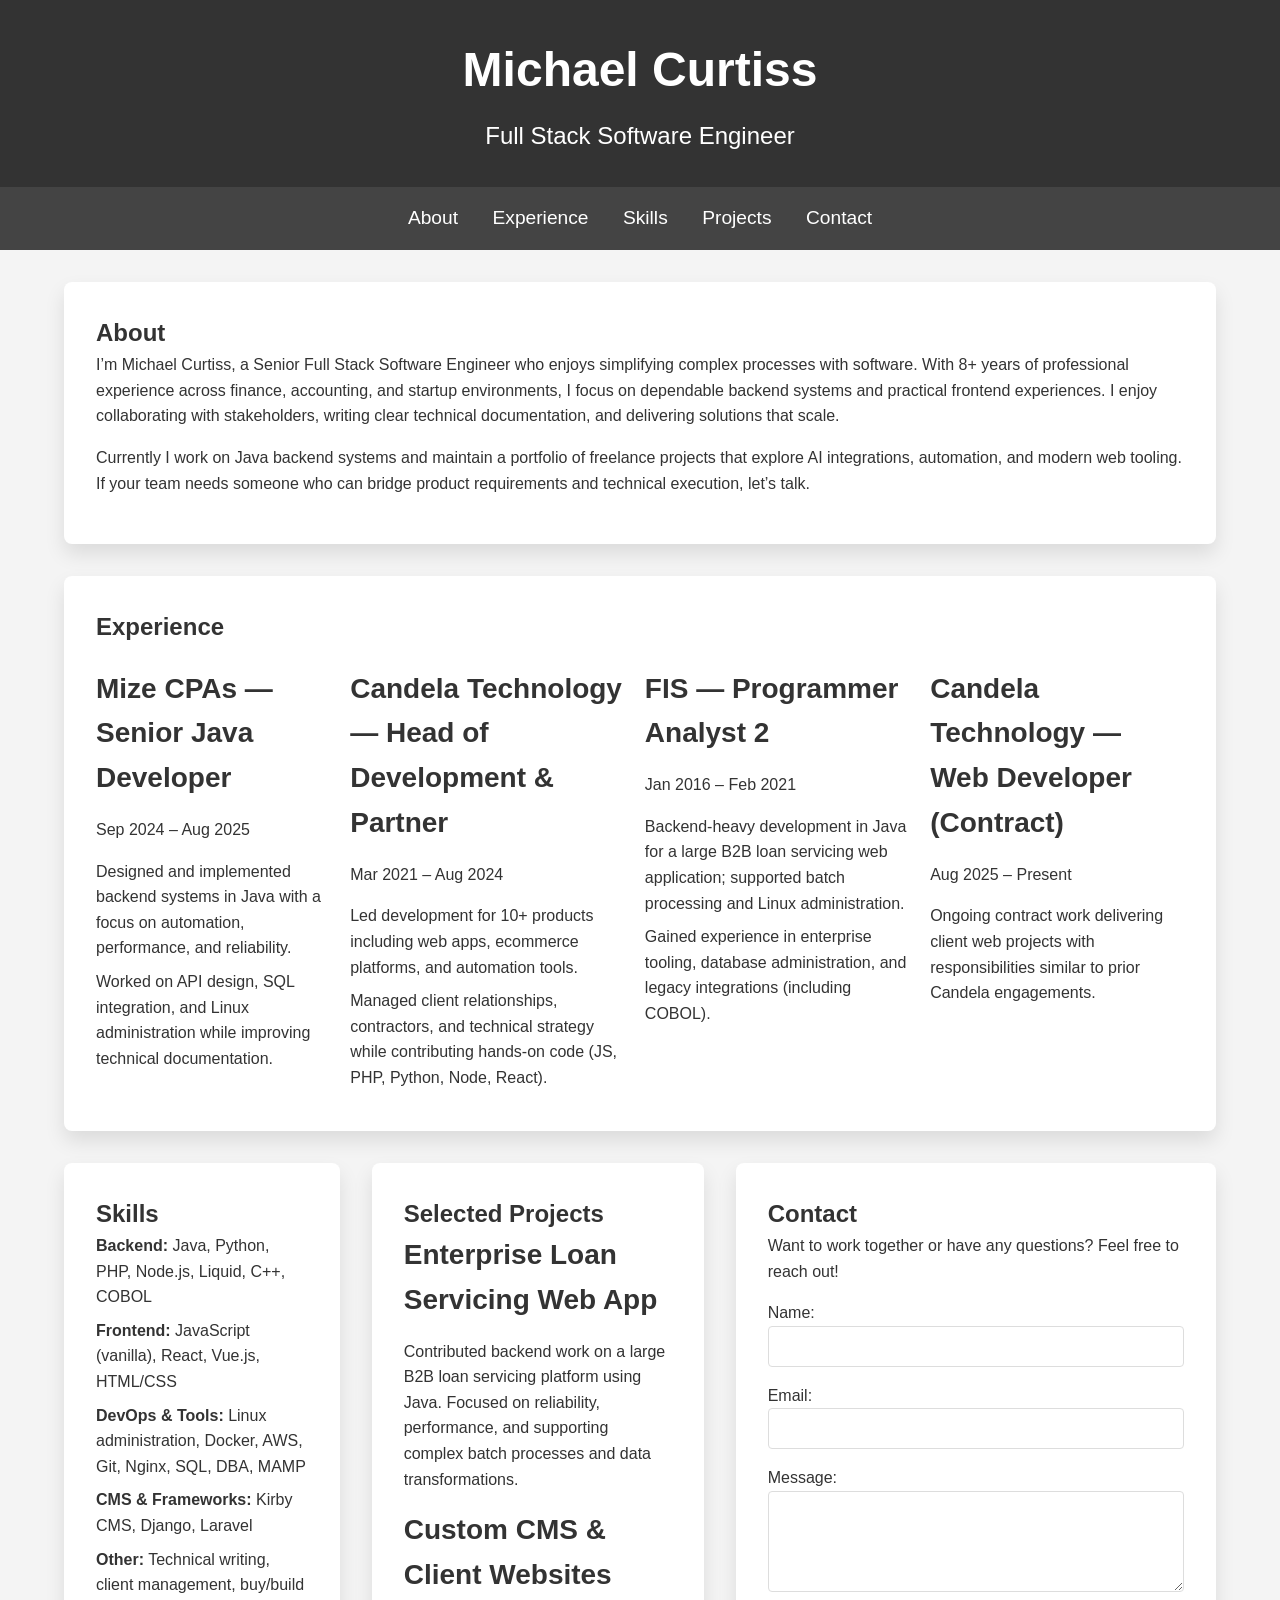
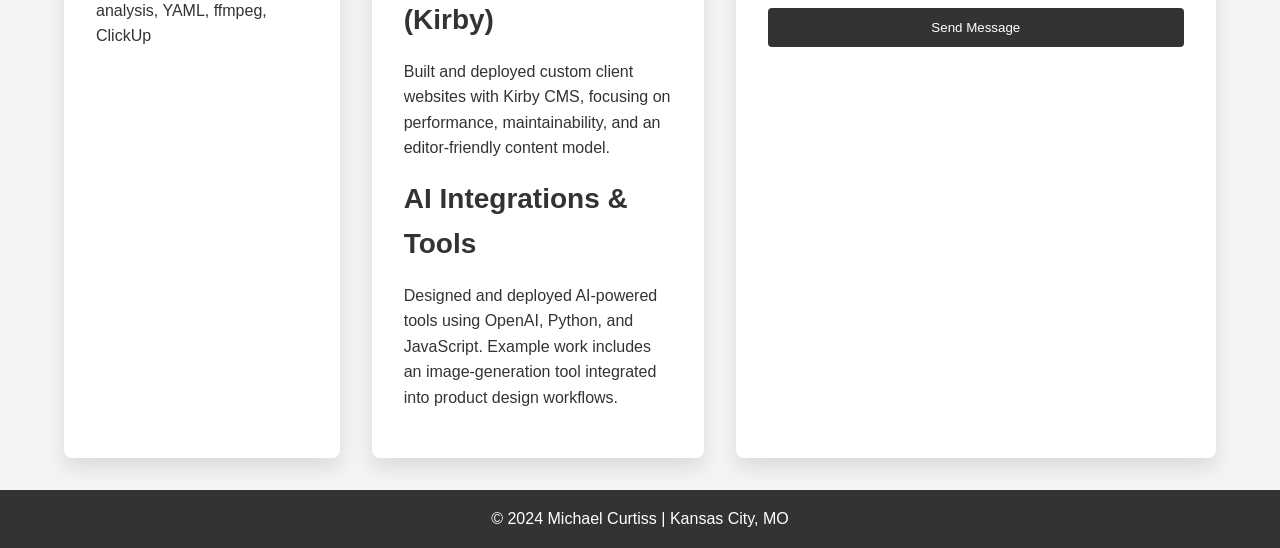
<file: index.html>
<!DOCTYPE html>
<html lang="en">

<head>
    <!-- Google tag (gtag.js) -->
    <script async src="https://www.googletagmanager.com/gtag/js?id=G-SZCGPT0HXR"></script>
    <script>
    window.dataLayer = window.dataLayer || [];
    function gtag(){dataLayer.push(arguments);}
    gtag('js', new Date());

    gtag('config', 'G-SZCGPT0HXR');
    </script>
    <meta charset="utf-8" />
    <meta name="viewport" content="width=device-width,initial-scale=1" />
    <meta http-equiv="X-UA-Compatible" content="IE=edge" />
    <meta name="description" content="Michael Curtiss — Senior Full Stack Software Engineer. Java backend specialist with experience in finance, startups, and AI integrations." />
    <title>Michael Curtiss — Software Engineer</title>

    <!-- Open Graph (optional, update image/url if you have them) -->
    <meta property="og:title" content="Michael Curtiss — Software Engineer" />
    <meta property="og:description" content="Senior Full Stack Software Engineer building dependable, scalable systems and practical AI integrations." />
    <meta property="og:type" content="website" />

    <link rel="stylesheet" href="mckc.css" />
    <link rel="manifest" href="site.webmanifest">
    <link rel="icon" href="favicon.ico" type="image/png">
</head>

<body>

    <!-- Header Section -->
    <header>
        <h1>Michael Curtiss</h1>
        <p>Full Stack Software Engineer</p>
    </header>

    <!-- Navigation -->
    <nav>
        <ul>
            <li><a href="#about">About</a></li>
            <li><a href="#experience">Experience</a></li>
            <li><a href="#skills">Skills</a></li>
            <li><a href="#projects">Projects</a></li>
            <li><a href="#contact">Contact</a></li>
        </ul>
    </nav>

    <main id="main" class="container" role="main" aria-labelledby="main-title">

        <!-- About -->
        <section id="about" class="card" aria-labelledby="about-title">
            <h2 id="about-title">About</h2>
            <p>
                I’m Michael Curtiss, a Senior Full Stack Software Engineer who enjoys simplifying complex processes with software.
                With 8+ years of professional experience across finance, accounting, and startup environments, I focus on
                dependable backend systems and practical frontend experiences. I enjoy collaborating with stakeholders,
                writing clear technical documentation, and delivering solutions that scale.
            </p>
            <p>
                Currently I work on Java backend systems and maintain a portfolio of freelance projects that explore AI integrations,
                automation, and modern web tooling. If your team needs someone who can bridge product requirements and technical execution,
                let’s talk.
            </p>
        </section>

        <!-- Experience -->
        <section id="experience" class="card" aria-labelledby="experience-title">
            <h2 id="experience-title">Experience</h2>

            <article aria-labelledby="mize-title">
                <h3 id="mize-title">Mize CPAs — Senior Java Developer</h3>
                <p class="muted">Sep 2024 – Aug 2025</p>
                <ul>
                    <li>Designed and implemented backend systems in Java with a focus on automation, performance, and reliability.</li>
                    <li>Worked on API design, SQL integration, and Linux administration while improving technical documentation.</li>
                </ul>
            </article>

            <article aria-labelledby="candela-title">
                <h3 id="candela-title">Candela Technology — Head of Development & Partner</h3>
                <p class="muted">Mar 2021 – Aug 2024</p>
                <ul>
                    <li>Led development for 10+ products including web apps, ecommerce platforms, and automation tools.</li>
                    <li>Managed client relationships, contractors, and technical strategy while contributing hands-on code (JS, PHP, Python, Node, React).</li>
                </ul>
            </article>

            <article aria-labelledby="fis-title">
                <h3 id="fis-title">FIS — Programmer Analyst 2</h3>
                <p class="muted">Jan 2016 – Feb 2021</p>
                <ul>
                    <li>Backend-heavy development in Java for a large B2B loan servicing web application; supported batch processing and Linux administration.</li>
                    <li>Gained experience in enterprise tooling, database administration, and legacy integrations (including COBOL).</li>
                </ul>
            </article>

            <article aria-labelledby="candela-contract-title">
                <h3 id="candela-contract-title">Candela Technology — Web Developer (Contract)</h3>
                <p class="muted">Aug 2025 – Present</p>
                <ul>
                    <li>Ongoing contract work delivering client web projects with responsibilities similar to prior Candela engagements.</li>
                </ul>
            </article>
        </section>

        <!-- Skills -->
        <section id="skills" class="card" aria-labelledby="skills-title">
            <h2 id="skills-title">Skills</h2>

            <ul>
                <li><strong>Backend:</strong> Java, Python, PHP, Node.js, Liquid, C++, COBOL</li>
                <li><strong>Frontend:</strong> JavaScript (vanilla), React, Vue.js, HTML/CSS</li>
                <li><strong>DevOps & Tools:</strong> Linux administration, Docker, AWS, Git, Nginx, SQL, DBA, MAMP</li>
                <li><strong>CMS & Frameworks:</strong> Kirby CMS, Django, Laravel</li>
                <li><strong>Other:</strong> Technical writing, client management, buy/build analysis, YAML, ffmpeg, ClickUp</li>
            </ul>
        </section>

        <!-- Projects -->
        <section id="projects" class="card" aria-labelledby="projects-title">
            <h2 id="projects-title">Selected Projects</h2>

            <article>
                <h3>Enterprise Loan Servicing Web App</h3>
                <p>
                    Contributed backend work on a large B2B loan servicing platform using Java. Focused on reliability, performance,
                    and supporting complex batch processes and data transformations.
                </p>
            </article>

            <article>
                <h3>Custom CMS & Client Websites (Kirby)</h3>
                <p>
                    Built and deployed custom client websites with Kirby CMS, focusing on performance, maintainability, and an editor-friendly content model.
                </p>
            </article>

            <article>
                <h3>AI Integrations & Tools</h3>
                <p>
                    Designed and deployed AI-powered tools using OpenAI, Python, and JavaScript. Example work includes an image-generation tool integrated into product design workflows.
                </p>
            </article>
        </section>

        <!-- Contact Section -->
        <section id="contact" class="card">
            <h2>Contact</h2>
            <p>Want to work together or have any questions? Feel free to reach out!</p>

            <form action="https://formsubmit.co/bb45f98d49dd098b957e6c42e522ebe4" method="POST">
                <!-- Formsubmit settings -->
                <input type="hidden" name="_captcha" value="false">
                <input type="hidden" name="_next" value="https://mckc.dev/thank-you.html">

                <label for="name">Name:</label>
                <input type="text" id="name" name="name" required>

                <label for="email">Email:</label>
                <input type="email" id="email" name="email" required>

                <label for="message">Message:</label>
                <textarea id="message" name="message" rows="5" required></textarea>

                <input type="submit" value="Send Message">
            </form>
        </section>

    </main>

    <!-- Footer -->
    <footer>
        <p>&copy; 2024 Michael Curtiss | Kansas City, MO</p>
    </footer>

</body>

</html>
</file>
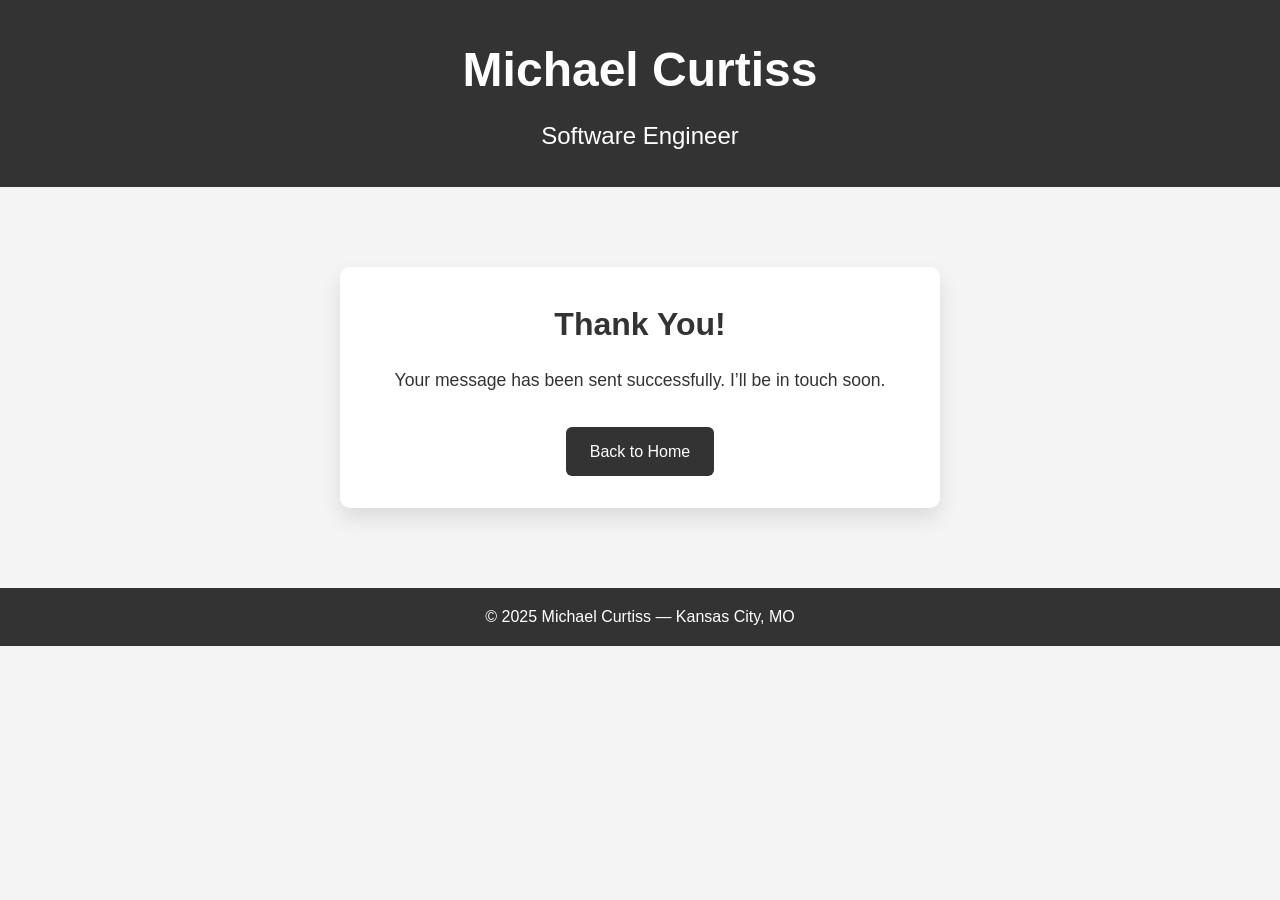
<file: thank-you.html>
<!DOCTYPE html>
<html lang="en">
<head>
  <meta charset="utf-8" />
  <meta name="viewport" content="width=device-width,initial-scale=1" />
  <title>Thank You — Michael Curtiss</title>
  <link rel="stylesheet" href="mckc.css" />
      <link rel="manifest" href="site.webmanifest">
    <link rel="icon" href="favicon.ico" type="image/png">
  <style>
    .thank-you {
      max-width: 600px;
      margin: 5rem auto;
      padding: 2rem;
      background: #fff;
      border-radius: 10px;
      box-shadow: 0 10px 20px rgba(0, 0, 0, 0.1);
      text-align: center;
      animation: fadeIn 1s ease-in-out;
    }
    .thank-you h1 {
      font-size: 2rem;
      margin-bottom: 1rem;
    }
    .thank-you p {
      font-size: 1.1rem;
      margin-bottom: 2rem;
    }
    .thank-you a {
      display: inline-block;
      padding: 0.75rem 1.5rem;
      background: #333;
      color: #fff;
      border-radius: 6px;
      text-decoration: none;
      transition: background 0.3s ease;
    }
    .thank-you a:hover {
      background: #555;
    }
  </style>
</head>
<body>
  <header>
    <h1>Michael Curtiss</h1>
    <p>Software Engineer</p>
  </header>

  <main>
    <div class="thank-you">
      <h1>Thank You!</h1>
      <p>Your message has been sent successfully. I’ll be in touch soon.</p>
      <a href="index.html">Back to Home</a>
    </div>
  </main>

  <footer>
    <p>&copy; 2025 Michael Curtiss — Kansas City, MO</p>
  </footer>
</body>
</html>
</file>
<file: mckc.css>
/* Basic Reset */
* {
    margin: 0;
    padding: 0;
    box-sizing: border-box;
    font-family: Arial, sans-serif;
}

/* Body */
body {
    background-color: #f4f4f4;
    color: #333;
    line-height: 1.6;
    overflow-x: hidden;
}

/* Container */
.container {
    width: 90%;
    margin: 0 auto;
    padding: 2rem 0;
    display: grid;
    gap: 2rem;
}

/* Animations */
@keyframes fadeIn {
    0% {
        opacity: 0;
        transform: translateY(30px);
    }

    100% {
        opacity: 1;
        transform: translateY(0);
    }
}

@keyframes hoverUp {
    0% {
        transform: translateY(0);
        box-shadow: 0 10px 15px rgba(0, 0, 0, 0.1);
    }

    100% {
        transform: translateY(-10px);
        box-shadow: 0 20px 25px rgba(0, 0, 0, 0.2);
    }
}

/* Header */
header {
    background: #333;
    color: #fff;
    text-align: center;
    padding: 2rem 0;
    grid-column: 1 / -1;
    animation: fadeIn 1s ease-in-out;
}

header h1 {
    font-size: 3rem;
}

header p {
    font-size: 1.5rem;
    margin-top: 0.5rem;
}

/* Navigation */
nav {
    background: #444;
    color: #fff;
    text-align: center;
    padding: 1rem 0;
    grid-column: 1 / -1;
    animation: fadeIn 1.2s ease-in-out;
}

nav ul {
    list-style: none;
}

nav ul li {
    display: inline;
    margin: 0 15px;
}

nav ul li a {
    color: #fff;
    text-decoration: none;
    font-size: 1.2rem;
}

nav ul li a:hover {
    text-decoration: underline;
}

/* Content Tiles */
.card {
    background: #fff;
    border-radius: 8px;
    padding: 2rem;
    box-shadow: 0 10px 20px rgba(0, 0, 0, 0.1);
    transition: transform 0.3s ease, box-shadow 0.3s ease;
    animation: fadeIn 1.5s ease-in-out;
    position: relative;
    z-index: 0;
}

.card h3 {
    margin-bottom: 1rem;
    font-size: 1.75rem;
}

.card p {
    margin-bottom: 1rem;
}

.card ul {
    list-style: none;
    padding: 0;
}

.card ul li {
    margin-bottom: 0.5rem;
}

/* About Section */
#about {
    grid-column: span 4;
    animation: fadeIn 1.3s ease-in-out;
}

/* Skills Section */
#skills ul {
    columns: 1;
    gap: 1rem;
}
#experience {
    grid-column: span 4;
    display: grid;
    grid-gap: 20px;
    grid-template-columns: auto auto auto;
}
#experience h2 {
    grid-column: span 4;
}
#experience article {
    grid-column: span 1;
}

/* Contact Form */
form {
    display: flex;
    flex-direction: column;
    animation: fadeIn 1.6s ease-in-out;
}

input,
textarea {
    margin-bottom: 1rem;
    padding: 0.75rem;
    border: 1px solid #ddd;
    border-radius: 4px;
}

input[type="submit"] {
    background: #333;
    color: #fff;
    border: none;
    cursor: pointer;
    transition: background 0.3s ease;
}

input[type="submit"]:hover {
    background: #555;
}

/* Footer */
footer {
    background: #333;
    color: #fff;
    text-align: center;
    padding: 1rem 0;
    grid-column: 1 / -1;
    animation: fadeIn 1.8s ease-in-out;
}

#contact {
    grid-column: span 2;
}
/* Responsive Grid */
@media (max-width: 1000px) {
    .container {
    }
    #experience{
        display: flex;
        flex-direction: column;
    }
    #skills{
        grid-column: span 4;
    }
    #projects{
        grid-column: span 4;
    }
    #contact{
        grid-column: span 4;
    }
}

@media (max-width: 480px) {
    header h1 {
        font-size: 2.5rem;
    }

    nav ul li a {
        font-size: 1rem;
    }


}
</file>
